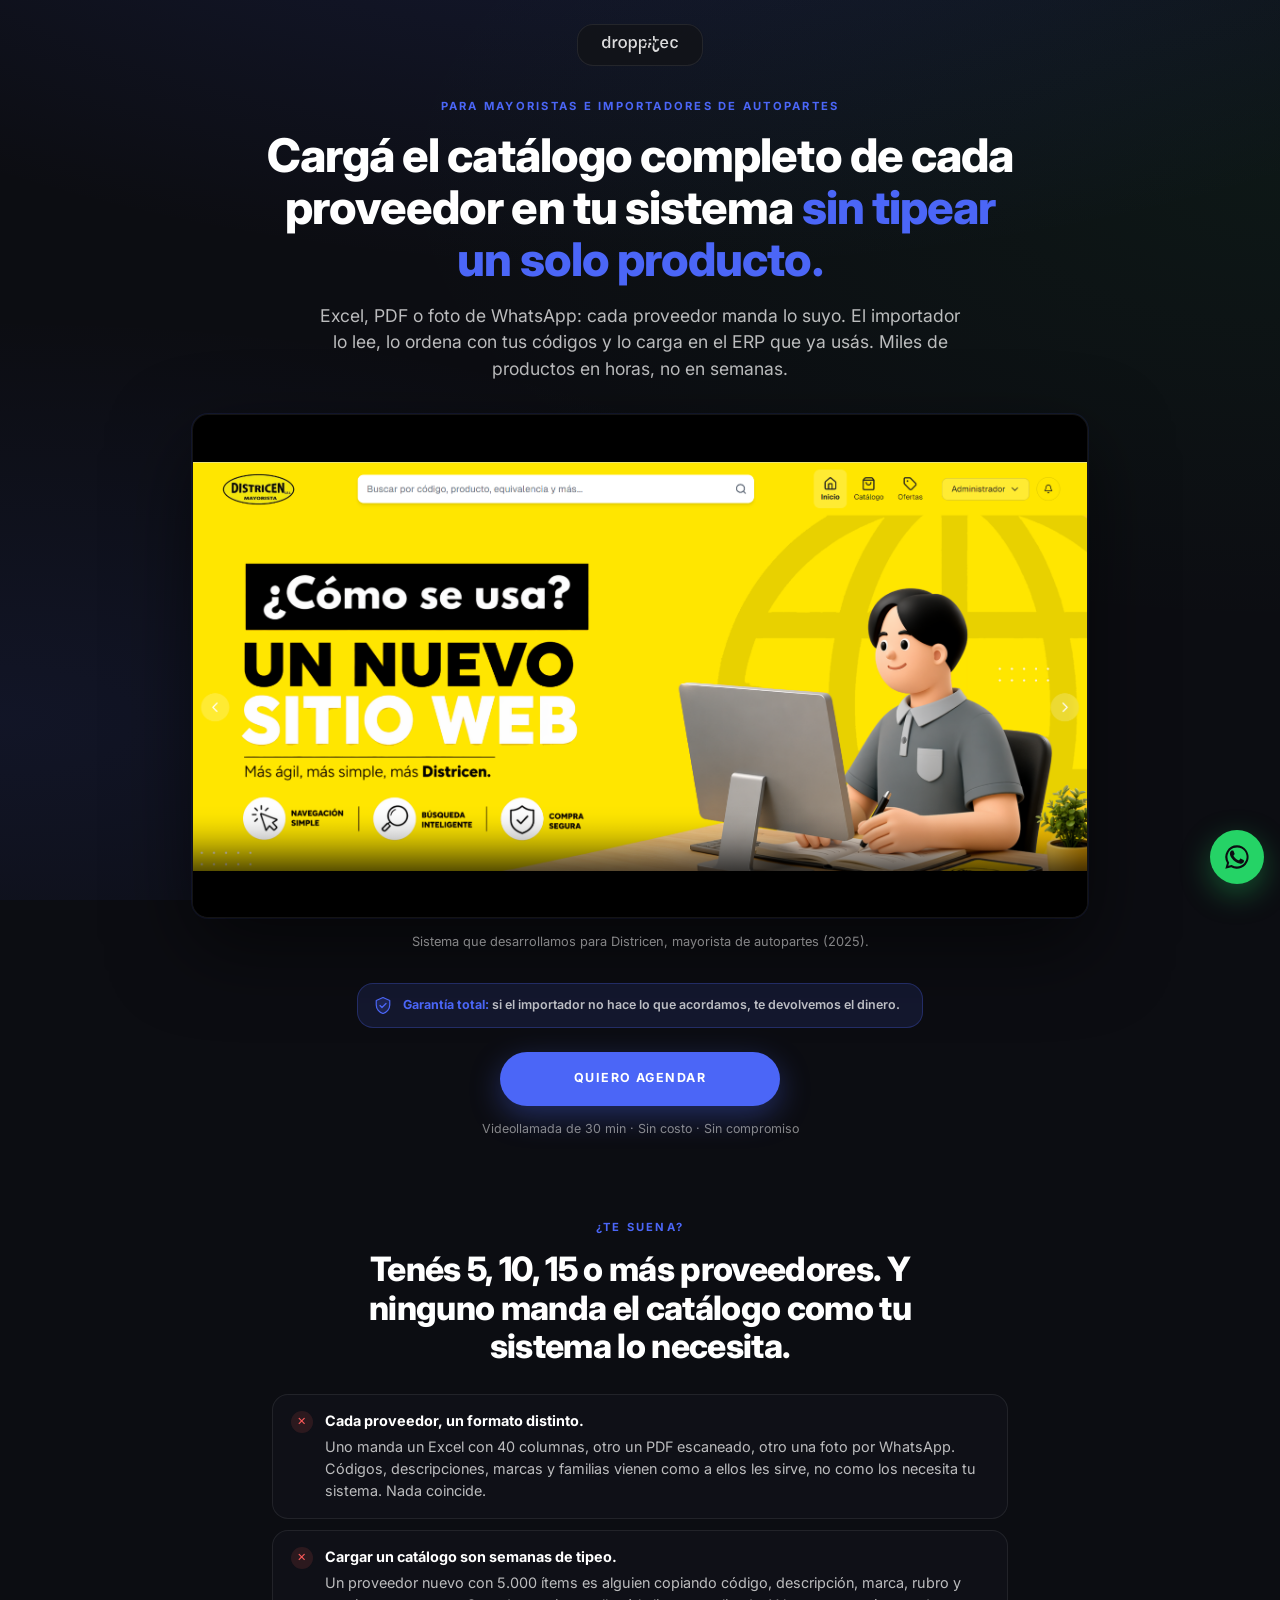
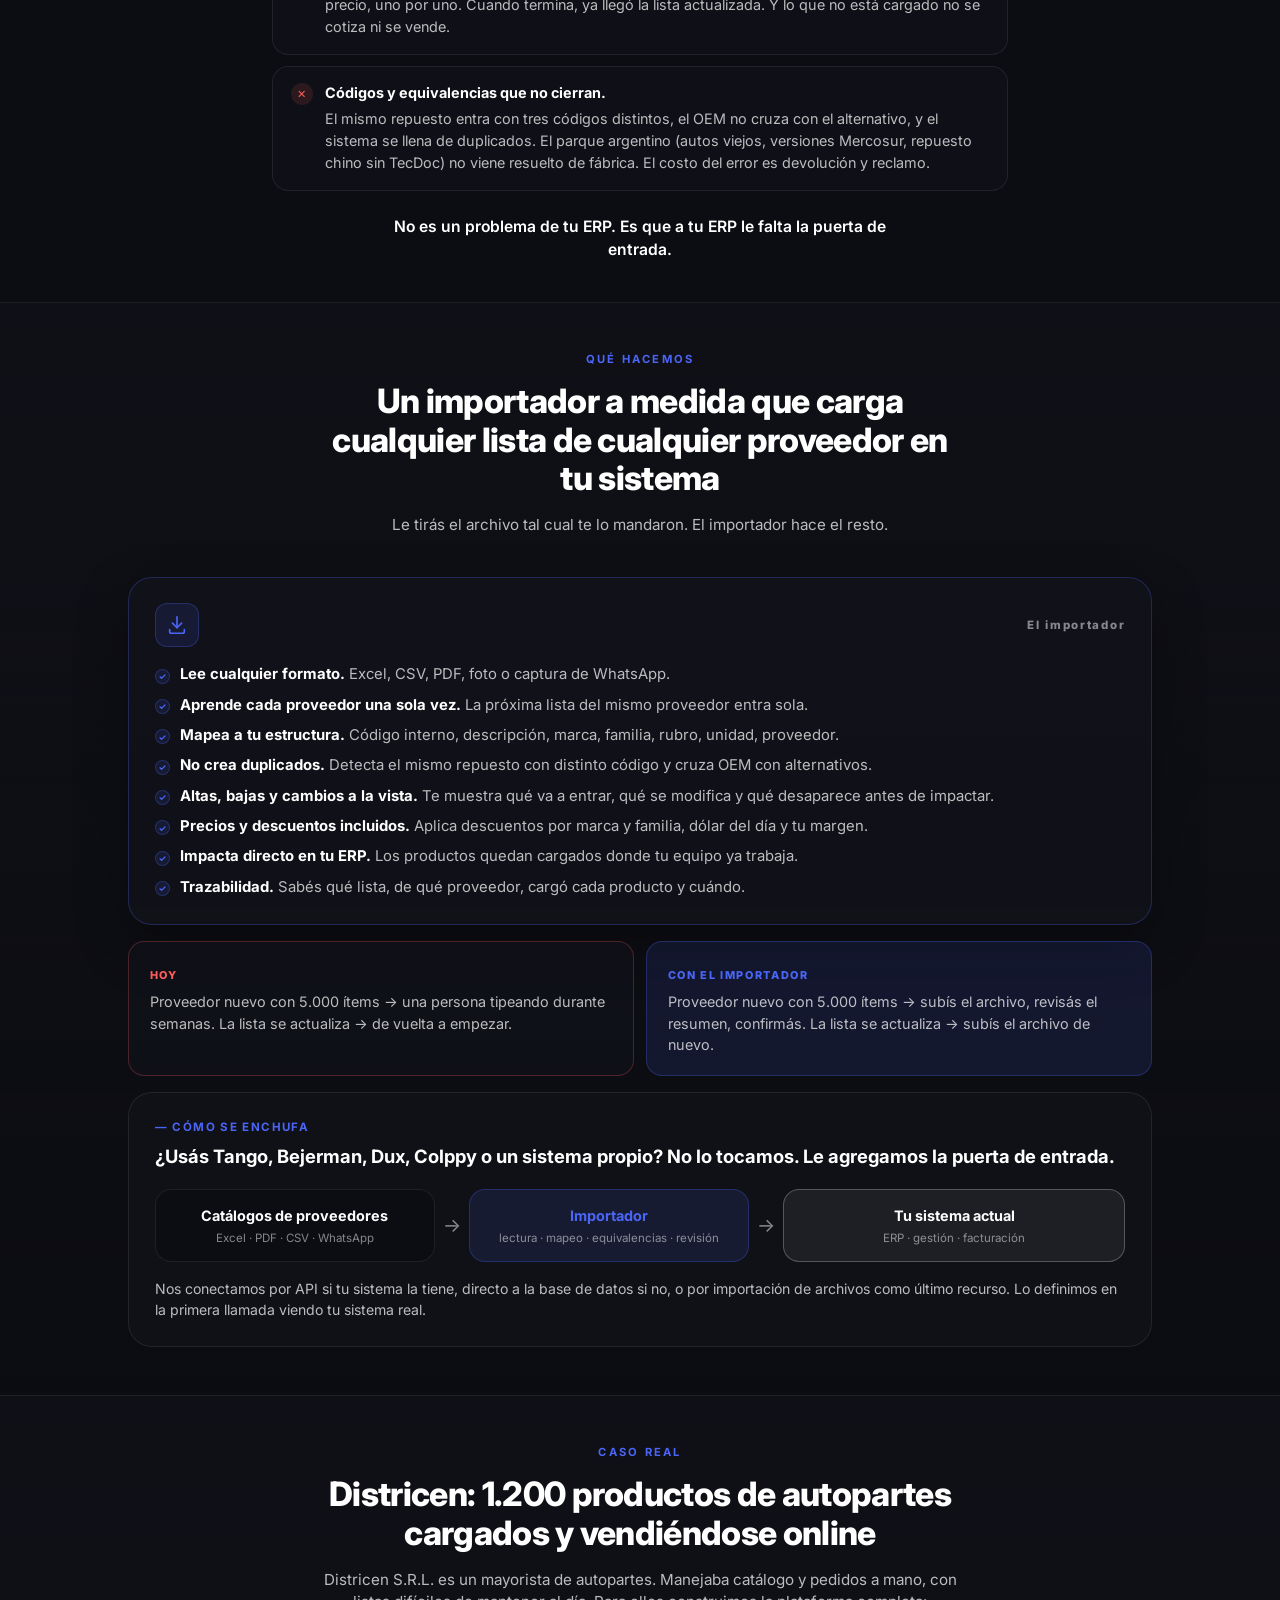
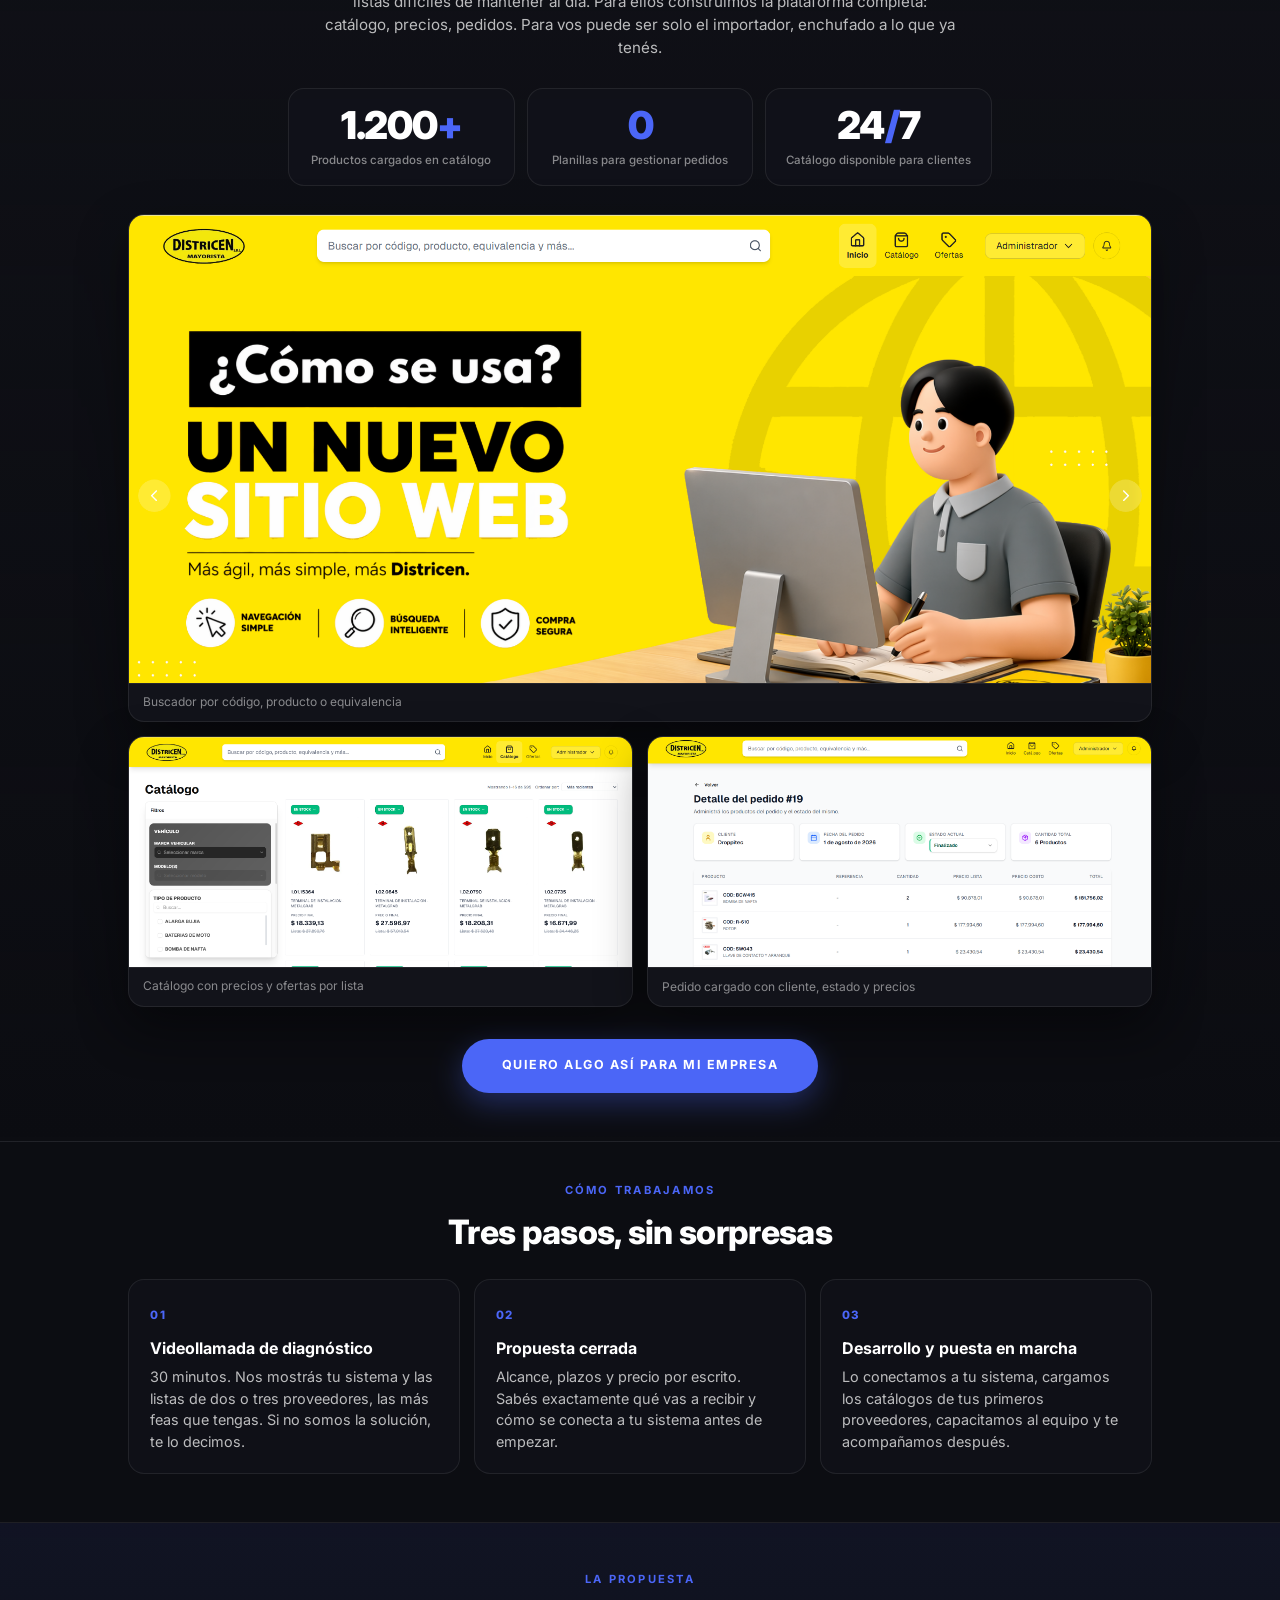
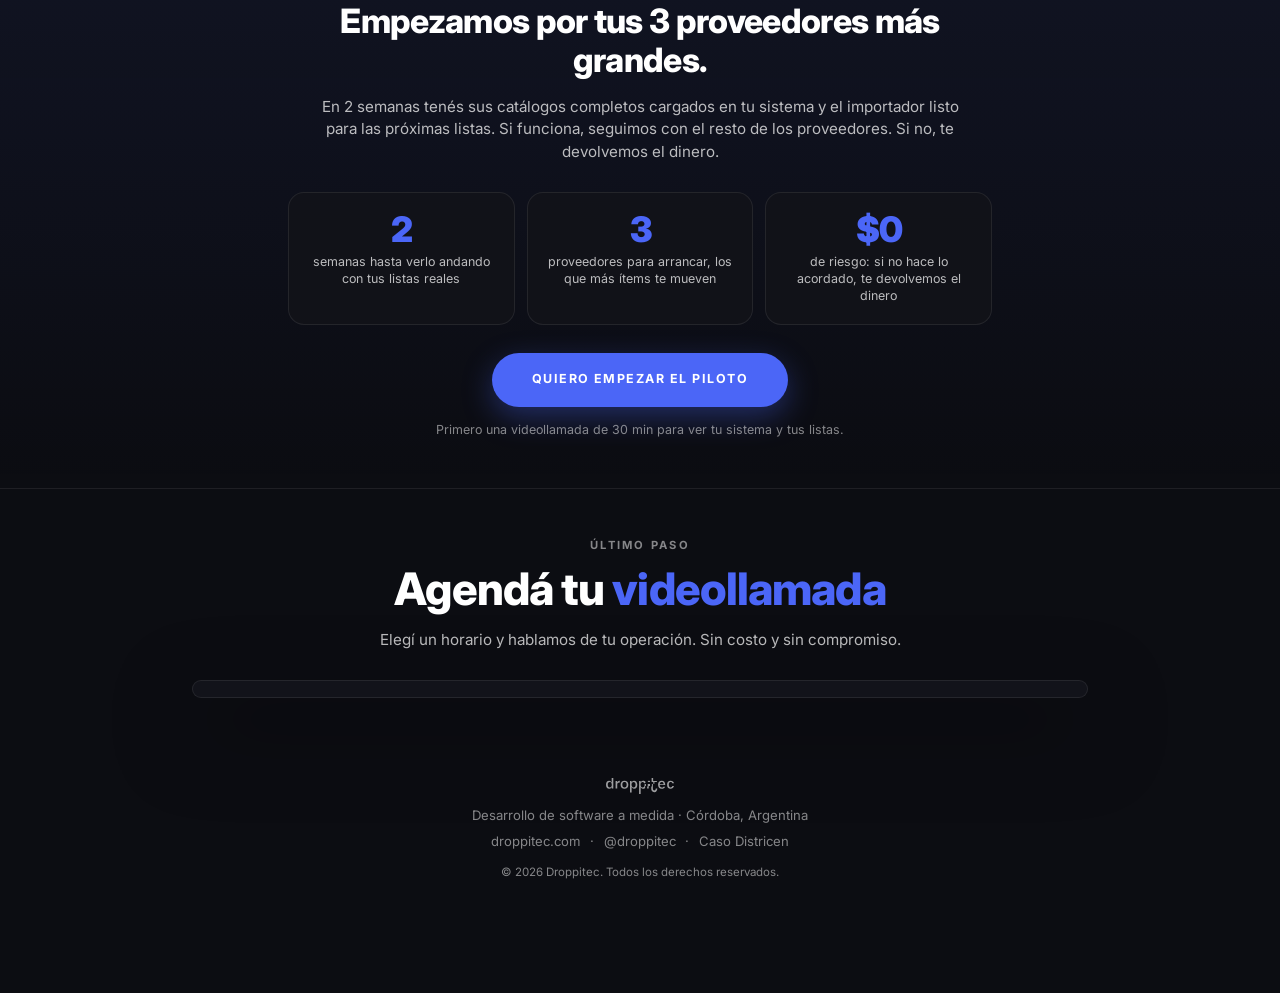
<file: index.html>
<!DOCTYPE html>
<html lang="es">
<head>
  <meta charset="UTF-8">
  <meta name="viewport" content="width=device-width, initial-scale=1.0">
  <title>Importador de catálogos de proveedores | Droppitec para mayoristas de autopartes</title>
  <meta name="description" content="Cargá el catálogo completo de cada proveedor en tu sistema sin tipear un solo producto. Excel, PDF o foto: el importador lo lee, lo mapea a tus códigos y lo impacta en tu ERP. Para mayoristas de autopartes.">
  <meta property="og:title" content="Todos los catálogos de tus proveedores, cargados en tu sistema | Droppitec">
  <meta property="og:description" content="Importador masivo para mayoristas de autopartes. Cualquier formato, miles de productos, en el ERP que ya usás. Caso real: Districen.">
  <meta property="og:type" content="website">
  <link rel="icon" href="assets/favicon.svg" type="image/svg+xml">
  <link rel="preconnect" href="https://fonts.googleapis.com">
  <link rel="preconnect" href="https://fonts.gstatic.com" crossorigin>
  <link href="https://fonts.googleapis.com/css2?family=Inter:wght@400;500;600;700;800;900&display=swap" rel="stylesheet">
  <link rel="stylesheet" href="styles.css">
</head>
<body>
  <div class="bg"></div>

  <main class="root">

    <!-- BADGE -->
    <section class="section section-badge">
      <div class="inner">
        <a class="badge" href="https://droppitec.com" target="_blank" rel="noopener">
          <img src="assets/droppitec-logo-blanco.svg" alt="Droppitec" class="badge-logo">
        </a>
      </div>
    </section>

    <!-- HERO -->
    <section class="section section-hero">
      <div class="inner">
        <p class="eyebrow">Para mayoristas e importadores de autopartes</p>
        <h1 class="h1">
          Cargá el catálogo completo de cada proveedor en tu sistema
          <span class="accent">sin tipear un solo producto.</span>
        </h1>
        <p class="lead">
          Excel, PDF o foto de WhatsApp: cada proveedor manda lo suyo. El importador lo lee, lo ordena con tus códigos
          y lo carga en el ERP que ya usás. Miles de productos en horas, no en semanas.
        </p>
      </div>
    </section>

    <!-- VSL -->
    <section class="section section-vsl">
      <div class="inner">
        <div class="vsl-wrap" id="vsl">
          <!--
            Reemplazá el <video> por el embed de tu VSL (YouTube, Vimeo, Vturb, etc.).
            Mientras tanto, se muestra el video de portada del caso Districen.
          -->
          <video class="vsl-video" controls playsinline preload="metadata" poster="assets/districen-home1.png">
            <source src="assets/districen-portada.mp4" type="video/mp4">
            Tu navegador no soporta video HTML5.
          </video>
        </div>
        <p class="vsl-caption">Sistema que desarrollamos para Districen, mayorista de autopartes (2025).</p>
      </div>
    </section>

    <!-- GUARANTEE -->
    <section class="section section-guarantee">
      <div class="inner">
        <div class="guarantee-card">
          <svg class="guarantee-icon" viewBox="0 0 18 18" fill="none" xmlns="http://www.w3.org/2000/svg" aria-hidden="true">
            <path d="M9 1.5L2.25 4.5V9C2.25 12.9 5.25 16.55 9 17.5C12.75 16.55 15.75 12.9 15.75 9V4.5L9 1.5Z" fill="rgba(75,102,247,0.18)" stroke="currentColor" stroke-width="1.2" stroke-linejoin="round"/>
            <path d="M6 9.5L8 11.5L12 7.5" stroke="currentColor" stroke-width="1.3" stroke-linecap="round" stroke-linejoin="round"/>
          </svg>
          <p class="guarantee-title"><strong>Garantía total:</strong> si el importador no hace lo que acordamos, te devolvemos el dinero.</p>
        </div>
      </div>
    </section>

    <!-- CTA -->
    <section class="section section-cta">
      <div class="inner">
        <a class="btn btn-wide" href="#agendar">Quiero agendar</a>
        <p class="cta-note">Videollamada de 30 min · Sin costo · Sin compromiso</p>
      </div>
    </section>

    <!-- PAINS -->
    <section class="section section-pains">
      <div class="inner">
        <p class="eyebrow">¿Te suena?</p>
        <h2 class="h2">Tenés 5, 10, 15 o más proveedores. Y ninguno manda el catálogo como tu sistema lo necesita.</h2>
        <ul class="pain-list">
          <li class="pain pain-rich">
            <span class="pain-x" aria-hidden="true">✕</span>
            <div>
              <strong>Cada proveedor, un formato distinto.</strong>
              Uno manda un Excel con 40 columnas, otro un PDF escaneado, otro una foto por WhatsApp. Códigos, descripciones,
              marcas y familias vienen como a ellos les sirve, no como los necesita tu sistema. Nada coincide.
            </div>
          </li>
          <li class="pain pain-rich">
            <span class="pain-x" aria-hidden="true">✕</span>
            <div>
              <strong>Cargar un catálogo son semanas de tipeo.</strong>
              Un proveedor nuevo con 5.000 ítems es alguien copiando código, descripción, marca, rubro y precio, uno por uno.
              Cuando termina, ya llegó la lista actualizada. Y lo que no está cargado no se cotiza ni se vende.
            </div>
          </li>
          <li class="pain pain-rich">
            <span class="pain-x" aria-hidden="true">✕</span>
            <div>
              <strong>Códigos y equivalencias que no cierran.</strong>
              El mismo repuesto entra con tres códigos distintos, el OEM no cruza con el alternativo, y el sistema se llena
              de duplicados. El parque argentino (autos viejos, versiones Mercosur, repuesto chino sin TecDoc) no viene
              resuelto de fábrica. El costo del error es devolución y reclamo.
            </div>
          </li>
        </ul>
        <p class="pain-close">No es un problema de tu ERP. Es que a tu ERP le falta la puerta de entrada.</p>
      </div>
    </section>

    <!-- SOLUTION -->
    <section class="section section-solutions" id="solucion">
      <div class="inner inner-wide">
        <p class="eyebrow">Qué hacemos</p>
        <h2 class="h2">Un importador a medida que carga cualquier lista de cualquier proveedor en tu sistema</h2>
        <p class="lead lead-sm">Le tirás el archivo tal cual te lo mandaron. El importador hace el resto.</p>

        <div class="solutions solutions-single">
          <article class="solution">
            <div class="solution-head">
              <div class="feature-icon" aria-hidden="true">
                <svg viewBox="0 0 24 24" fill="none" stroke="currentColor" stroke-width="1.8" stroke-linecap="round" stroke-linejoin="round"><path d="M12 3v12"/><path d="m7 10 5 5 5-5"/><path d="M4 17v2a2 2 0 0 0 2 2h12a2 2 0 0 0 2-2v-2"/></svg>
              </div>
              <span class="solution-num">El importador</span>
            </div>
            <ul class="check-list check-list-2col">
              <li><strong>Lee cualquier formato.</strong> Excel, CSV, PDF, foto o captura de WhatsApp.</li>
              <li><strong>Aprende cada proveedor una sola vez.</strong> La próxima lista del mismo proveedor entra sola.</li>
              <li><strong>Mapea a tu estructura.</strong> Código interno, descripción, marca, familia, rubro, unidad, proveedor.</li>
              <li><strong>No crea duplicados.</strong> Detecta el mismo repuesto con distinto código y cruza OEM con alternativos.</li>
              <li><strong>Altas, bajas y cambios a la vista.</strong> Te muestra qué va a entrar, qué se modifica y qué desaparece antes de impactar.</li>
              <li><strong>Precios y descuentos incluidos.</strong> Aplica descuentos por marca y familia, dólar del día y tu margen.</li>
              <li><strong>Impacta directo en tu ERP.</strong> Los productos quedan cargados donde tu equipo ya trabaja.</li>
              <li><strong>Trazabilidad.</strong> Sabés qué lista, de qué proveedor, cargó cada producto y cuándo.</li>
            </ul>
          </article>
        </div>

        <div class="before-after">
          <div class="ba-col ba-before">
            <span class="ba-label">Hoy</span>
            <p class="ba-text">Proveedor nuevo con 5.000 ítems → una persona tipeando durante semanas. La lista se actualiza → de vuelta a empezar.</p>
          </div>
          <div class="ba-col ba-after">
            <span class="ba-label">Con el importador</span>
            <p class="ba-text">Proveedor nuevo con 5.000 ítems → subís el archivo, revisás el resumen, confirmás. La lista se actualiza → subís el archivo de nuevo.</p>
          </div>
        </div>

        <!-- INTEGRATION FLOW -->
        <div class="flow-card">
          <p class="case-kicker">— Cómo se enchufa</p>
          <h3 class="h3">¿Usás Tango, Bejerman, Dux, Colppy o un sistema propio? No lo tocamos. Le agregamos la puerta de entrada.</h3>
          <div class="flow">
            <div class="flow-node">
              <span class="flow-label">Catálogos de proveedores</span>
              <span class="flow-sub">Excel · PDF · CSV · WhatsApp</span>
            </div>
            <span class="flow-arrow" aria-hidden="true">→</span>
            <div class="flow-node flow-node-accent">
              <span class="flow-label">Importador</span>
              <span class="flow-sub">lectura · mapeo · equivalencias · revisión</span>
            </div>
            <span class="flow-arrow" aria-hidden="true">→</span>
            <div class="flow-node flow-node-main">
              <span class="flow-label">Tu sistema actual</span>
              <span class="flow-sub">ERP · gestión · facturación</span>
            </div>
          </div>
          <p class="flow-note">
            Nos conectamos por API si tu sistema la tiene, directo a la base de datos si no, o por importación de archivos
            como último recurso. Lo definimos en la primera llamada viendo tu sistema real.
          </p>
        </div>
      </div>
    </section>

    <!-- CASE STUDY: DISTRICEN -->
    <section class="section section-case" id="districen">
      <div class="inner inner-wide">
        <p class="eyebrow">Caso real</p>
        <h2 class="h2">Districen: 1.200 productos de autopartes cargados y vendiéndose online</h2>
        <p class="lead lead-sm">
          Districen S.R.L. es un mayorista de autopartes. Manejaba catálogo y pedidos a mano, con listas difíciles de
          mantener al día. Para ellos construimos la plataforma completa: catálogo, precios, pedidos. Para vos puede ser
          solo el importador, enchufado a lo que ya tenés.
        </p>

        <div class="metrics">
          <div class="metric">
            <span class="metric-value">1.200<span class="accent">+</span></span>
            <span class="metric-label">Productos cargados en catálogo</span>
          </div>
          <div class="metric">
            <span class="metric-value"><span class="accent">0</span></span>
            <span class="metric-label">Planillas para gestionar pedidos</span>
          </div>
          <div class="metric">
            <span class="metric-value">24<span class="accent">/</span>7</span>
            <span class="metric-label">Catálogo disponible para clientes</span>
          </div>
        </div>

        <div class="shots">
          <figure class="shot shot-main">
            <img src="assets/districen-home1.png" alt="Portal de Districen: inicio con buscador por código, producto y equivalencia" loading="lazy">
            <figcaption>Buscador por código, producto o equivalencia</figcaption>
          </figure>
          <figure class="shot">
            <img src="assets/districen-productos.png" alt="Catálogo de productos de Districen con precios y stock" loading="lazy">
            <figcaption>Catálogo con precios y ofertas por lista</figcaption>
          </figure>
          <figure class="shot">
            <img src="assets/districen-pedidos.png" alt="Detalle de pedido en el sistema de Districen con estado y productos" loading="lazy">
            <figcaption>Pedido cargado con cliente, estado y precios</figcaption>
          </figure>
        </div>

        <a class="btn" href="#agendar">Quiero algo así para mi empresa</a>
      </div>
    </section>

    <!-- PROCESS -->
    <section class="section section-process">
      <div class="inner inner-wide">
        <p class="eyebrow">Cómo trabajamos</p>
        <h2 class="h2">Tres pasos, sin sorpresas</h2>
        <ol class="steps">
          <li class="step">
            <span class="step-num">01</span>
            <h3 class="step-title">Videollamada de diagnóstico</h3>
            <p class="step-text">30 minutos. Nos mostrás tu sistema y las listas de dos o tres proveedores, las más feas que tengas. Si no somos la solución, te lo decimos.</p>
          </li>
          <li class="step">
            <span class="step-num">02</span>
            <h3 class="step-title">Propuesta cerrada</h3>
            <p class="step-text">Alcance, plazos y precio por escrito. Sabés exactamente qué vas a recibir y cómo se conecta a tu sistema antes de empezar.</p>
          </li>
          <li class="step">
            <span class="step-num">03</span>
            <h3 class="step-title">Desarrollo y puesta en marcha</h3>
            <p class="step-text">Lo conectamos a tu sistema, cargamos los catálogos de tus primeros proveedores, capacitamos al equipo y te acompañamos después.</p>
          </li>
        </ol>
      </div>
    </section>

    <!-- OFFER -->
    <section class="section section-offer" id="piloto">
      <div class="inner">
        <p class="eyebrow">La propuesta</p>
        <h2 class="h2">Empezamos por tus 3 proveedores más grandes.</h2>
        <p class="lead lead-sm">
          En 2 semanas tenés sus catálogos completos cargados en tu sistema y el importador listo para las próximas
          listas. Si funciona, seguimos con el resto de los proveedores. Si no, te devolvemos el dinero.
        </p>
        <div class="offer-grid">
          <div class="offer-item">
            <span class="offer-value">2</span>
            <span class="offer-label">semanas hasta verlo andando con tus listas reales</span>
          </div>
          <div class="offer-item">
            <span class="offer-value">3</span>
            <span class="offer-label">proveedores para arrancar, los que más ítems te mueven</span>
          </div>
          <div class="offer-item">
            <span class="offer-value">$0</span>
            <span class="offer-label">de riesgo: si no hace lo acordado, te devolvemos el dinero</span>
          </div>
        </div>
        <a class="btn btn-wide" href="#agendar">Quiero empezar el piloto</a>
        <p class="cta-note">Primero una videollamada de 30 min para ver tu sistema y tus listas.</p>
      </div>
    </section>

    <!-- CALENDAR -->
    <section class="section section-cal" id="agendar">
      <div class="inner">
        <p class="cal-pre">Último paso</p>
        <h2 class="cal-title">Agendá tu <span class="accent">videollamada</span></h2>
        <p class="lead lead-sm">Elegí un horario y hablamos de tu operación. Sin costo y sin compromiso.</p>

        <div class="cal-wrap">
          <div class="cal-inner" id="cal-embed">
            <!-- Acá se monta el calendario de Cal.com. Se configura en CONFIG.calLink (script.js). -->
          </div>
          <div class="cal-fallback" id="cal-fallback">
            <p class="cal-fallback-title">Coordinamos el horario por WhatsApp</p>
            <a class="btn btn-wa" id="wa-link" href="#" target="_blank" rel="noopener">
              <svg viewBox="0 0 24 24" fill="currentColor" aria-hidden="true" class="wa-icon"><path d="M17.5 14.4c-.3-.1-1.8-.9-2-1-.3-.1-.5-.1-.7.1-.2.3-.8 1-1 1.2-.2.2-.3.2-.6.1-.3-.1-1.3-.5-2.4-1.5-.9-.8-1.5-1.8-1.7-2.1-.2-.3 0-.5.1-.6l.4-.5c.1-.2.2-.3.3-.5.1-.2 0-.4 0-.5l-.9-2.2c-.2-.6-.5-.5-.7-.5h-.6c-.2 0-.5.1-.8.4-.3.3-1 1-1 2.5s1.1 2.9 1.2 3.1c.1.2 2.1 3.2 5.1 4.5 2.5 1 3 .8 3.6.8.6-.1 1.8-.7 2-1.4.2-.7.2-1.3.2-1.4-.1-.2-.3-.3-.6-.4zM12 2a10 10 0 0 0-8.6 15.1L2 22l5-1.3A10 10 0 1 0 12 2zm0 18.2a8.2 8.2 0 0 1-4.2-1.2l-.3-.2-3 .8.8-2.9-.2-.3A8.2 8.2 0 1 1 12 20.2z"/></svg>
              Escribinos por WhatsApp
            </a>
            <p class="cal-fallback-sub">Respondemos en el día, de lunes a viernes.</p>
          </div>
        </div>
      </div>
    </section>

    <!-- FOOTER -->
    <footer class="section section-footer">
      <div class="inner">
        <img src="assets/droppitec-logo-blanco.svg" alt="Droppitec" class="footer-logo">
        <p class="footer-text">Desarrollo de software a medida · Córdoba, Argentina</p>
        <p class="footer-links">
          <a href="https://droppitec.com" target="_blank" rel="noopener">droppitec.com</a>
          <span aria-hidden="true">·</span>
          <a href="https://instagram.com/droppitec" target="_blank" rel="noopener">@droppitec</a>
          <span aria-hidden="true">·</span>
          <a href="https://droppitec.com/casos-exito/districen" target="_blank" rel="noopener">Caso Districen</a>
        </p>
        <p class="footer-copy">© <span id="year"></span> Droppitec. Todos los derechos reservados.</p>
      </div>
    </footer>

  </main>

  <!-- Sticky WhatsApp on mobile -->
  <a class="wa-float" href="#" target="_blank" rel="noopener" aria-label="Escribir por WhatsApp">
    <svg viewBox="0 0 24 24" fill="currentColor" aria-hidden="true"><path d="M17.5 14.4c-.3-.1-1.8-.9-2-1-.3-.1-.5-.1-.7.1-.2.3-.8 1-1 1.2-.2.2-.3.2-.6.1-.3-.1-1.3-.5-2.4-1.5-.9-.8-1.5-1.8-1.7-2.1-.2-.3 0-.5.1-.6l.4-.5c.1-.2.2-.3.3-.5.1-.2 0-.4 0-.5l-.9-2.2c-.2-.6-.5-.5-.7-.5h-.6c-.2 0-.5.1-.8.4-.3.3-1 1-1 2.5s1.1 2.9 1.2 3.1c.1.2 2.1 3.2 5.1 4.5 2.5 1 3 .8 3.6.8.6-.1 1.8-.7 2-1.4.2-.7.2-1.3.2-1.4-.1-.2-.3-.3-.6-.4zM12 2a10 10 0 0 0-8.6 15.1L2 22l5-1.3A10 10 0 1 0 12 2zm0 18.2a8.2 8.2 0 0 1-4.2-1.2l-.3-.2-3 .8.8-2.9-.2-.3A8.2 8.2 0 1 1 12 20.2z"/></svg>
  </a>

  <script src="script.js"></script>
</body>
</html>
</file>
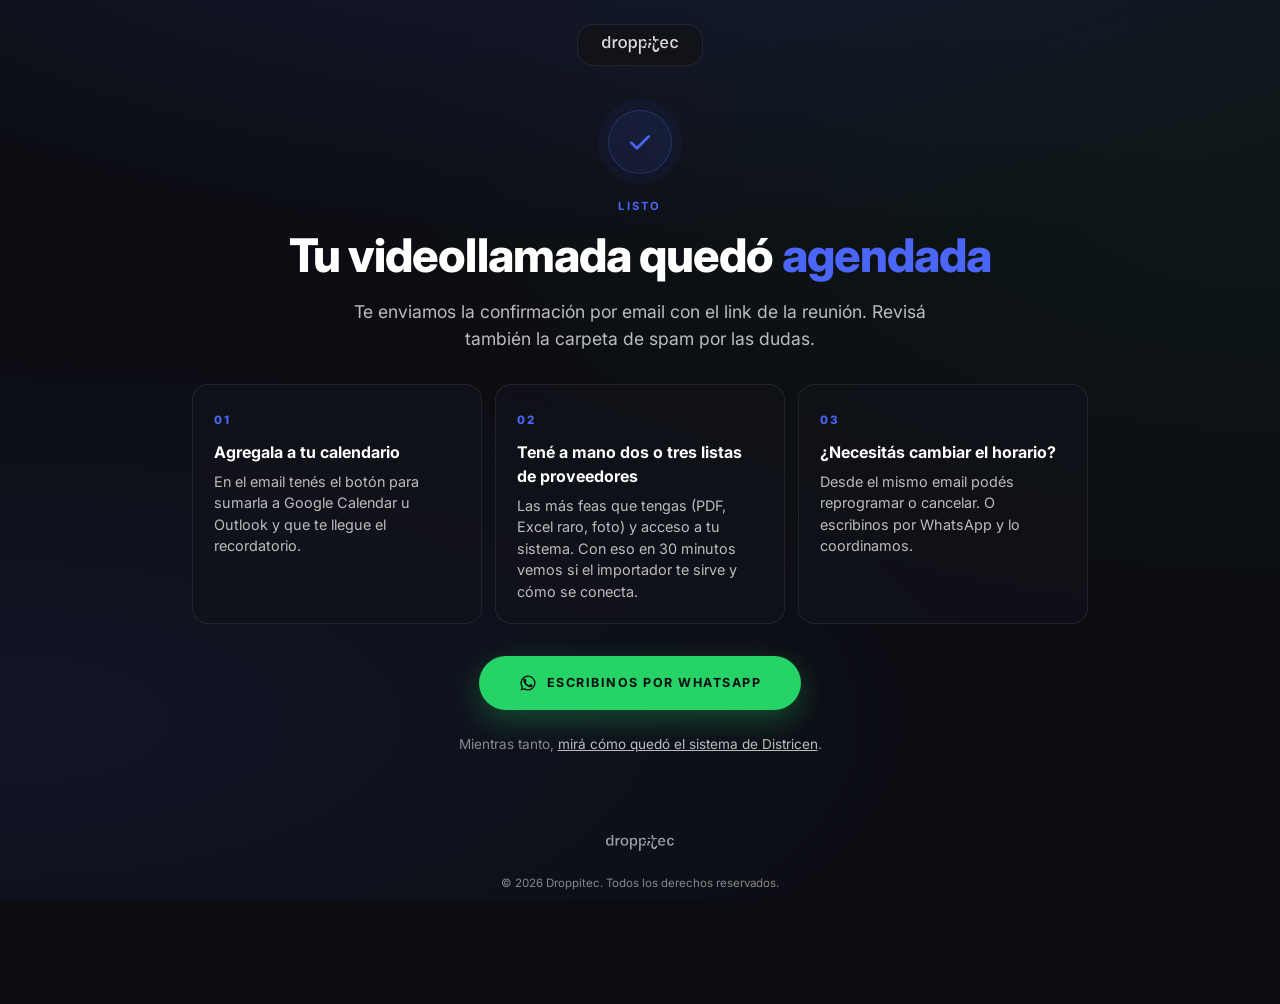
<file: gracias.html>
<!DOCTYPE html>
<html lang="es">
<head>
  <meta charset="UTF-8">
  <meta name="viewport" content="width=device-width, initial-scale=1.0">
  <title>Videollamada agendada | Droppitec</title>
  <meta name="robots" content="noindex, nofollow">
  <link rel="icon" href="assets/favicon.svg" type="image/svg+xml">
  <link rel="preconnect" href="https://fonts.googleapis.com">
  <link rel="preconnect" href="https://fonts.gstatic.com" crossorigin>
  <link href="https://fonts.googleapis.com/css2?family=Inter:wght@400;500;600;700;800;900&display=swap" rel="stylesheet">
  <link rel="stylesheet" href="styles.css">
</head>
<body>
  <div class="bg"></div>

  <main class="root">

    <section class="section section-badge">
      <div class="inner">
        <a class="badge" href="https://droppitec.com" target="_blank" rel="noopener">
          <img src="assets/droppitec-logo-blanco.svg" alt="Droppitec" class="badge-logo">
        </a>
      </div>
    </section>

    <section class="section section-thanks">
      <div class="inner">
        <div class="thanks-check" aria-hidden="true">
          <svg viewBox="0 0 24 24" fill="none" stroke="currentColor" stroke-width="2.2" stroke-linecap="round" stroke-linejoin="round"><path d="M5 12.5l4.5 4.5L19 7.5"/></svg>
        </div>
        <p class="eyebrow">Listo</p>
        <h1 class="h1">Tu videollamada quedó <span class="accent">agendada</span></h1>
        <p class="lead">
          Te enviamos la confirmación por email con el link de la reunión. Revisá también la carpeta de spam
          por las dudas.
        </p>

        <ol class="steps steps-thanks">
          <li class="step">
            <span class="step-num">01</span>
            <h2 class="step-title">Agregala a tu calendario</h2>
            <p class="step-text">En el email tenés el botón para sumarla a Google Calendar u Outlook y que te llegue el recordatorio.</p>
          </li>
          <li class="step">
            <span class="step-num">02</span>
            <h2 class="step-title">Tené a mano dos o tres listas de proveedores</h2>
            <p class="step-text">Las más feas que tengas (PDF, Excel raro, foto) y acceso a tu sistema. Con eso en 30 minutos vemos si el importador te sirve y cómo se conecta.</p>
          </li>
          <li class="step">
            <span class="step-num">03</span>
            <h2 class="step-title">¿Necesitás cambiar el horario?</h2>
            <p class="step-text">Desde el mismo email podés reprogramar o cancelar. O escribinos por WhatsApp y lo coordinamos.</p>
          </li>
        </ol>

        <a class="btn btn-wa js-wa" href="#" target="_blank" rel="noopener">
          <svg viewBox="0 0 24 24" fill="currentColor" aria-hidden="true" class="wa-icon"><path d="M17.5 14.4c-.3-.1-1.8-.9-2-1-.3-.1-.5-.1-.7.1-.2.3-.8 1-1 1.2-.2.2-.3.2-.6.1-.3-.1-1.3-.5-2.4-1.5-.9-.8-1.5-1.8-1.7-2.1-.2-.3 0-.5.1-.6l.4-.5c.1-.2.2-.3.3-.5.1-.2 0-.4 0-.5l-.9-2.2c-.2-.6-.5-.5-.7-.5h-.6c-.2 0-.5.1-.8.4-.3.3-1 1-1 2.5s1.1 2.9 1.2 3.1c.1.2 2.1 3.2 5.1 4.5 2.5 1 3 .8 3.6.8.6-.1 1.8-.7 2-1.4.2-.7.2-1.3.2-1.4-.1-.2-.3-.3-.6-.4zM12 2a10 10 0 0 0-8.6 15.1L2 22l5-1.3A10 10 0 1 0 12 2zm0 18.2a8.2 8.2 0 0 1-4.2-1.2l-.3-.2-3 .8.8-2.9-.2-.3A8.2 8.2 0 1 1 12 20.2z"/></svg>
          Escribinos por WhatsApp
        </a>

        <p class="thanks-back">
          Mientras tanto, <a href="index.html#districen">mirá cómo quedó el sistema de Districen</a>.
        </p>
      </div>
    </section>

    <footer class="section section-footer">
      <div class="inner">
        <img src="assets/droppitec-logo-blanco.svg" alt="Droppitec" class="footer-logo">
        <p class="footer-copy">© <span id="year"></span> Droppitec. Todos los derechos reservados.</p>
      </div>
    </footer>

  </main>

  <script src="script.js"></script>
  <script>
    // Conversión principal del embudo: llegó acá = agendó.
    track('Schedule');
  </script>
</body>
</html>
</file>
<file: styles.css>
/* ─── Tokens ─────────────────────────────────────── */
:root {
  --bg: #0c0d12;
  --bg-elev: #12131a;
  --border: rgba(255, 255, 255, 0.08);
  --text: #ffffff;
  --text-2: rgba(255, 255, 255, 0.72);
  --text-3: rgba(255, 255, 255, 0.5);
  --accent: #4b66f7;
  --accent-hover: #3a52e0;
  --accent-soft: rgba(75, 102, 247, 0.12);
  --accent-border: rgba(75, 102, 247, 0.28);
  --wa: #25d366;
  --wa-hover: #1fb85a;
  --danger: #ff5c5c;
  --radius: 1rem;
  --radius-lg: 1.5rem;
  --font: 'Inter', system-ui, -apple-system, sans-serif;
  --max: 56rem;
  --max-wide: 64rem;
}

/* ─── Base ───────────────────────────────────────── */
*, *::before, *::after { box-sizing: border-box; }

html { scroll-behavior: smooth; }

body {
  margin: 0;
  background: var(--bg);
  color: var(--text);
  font-family: var(--font);
  line-height: 1.5;
  -webkit-font-smoothing: antialiased;
  overflow-x: hidden;
}

h1, h2, h3, p, ul, ol, figure { margin: 0; padding: 0; }
ul, ol { list-style: none; }
img, video { max-width: 100%; display: block; }
a { color: inherit; }

.bg {
  position: fixed;
  inset: 0;
  z-index: 0;
  background-color: var(--bg);
  background-image:
    radial-gradient(ellipse 90% 60% at 50% -30%, rgba(75, 102, 247, 0.18), transparent),
    radial-gradient(ellipse 70% 50% at 100% 20%, rgba(37, 211, 102, 0.05), transparent),
    radial-gradient(ellipse 80% 45% at 0% 80%, rgba(75, 102, 247, 0.09), transparent);
  pointer-events: none;
}

.root {
  position: relative;
  z-index: 1;
  width: 100%;
  padding-bottom: 2rem;
}

/* ─── Layout ─────────────────────────────────────── */
.section {
  display: flex;
  flex-direction: column;
  align-items: center;
  width: 100%;
  padding: 1.25rem 1rem;
}

.inner {
  width: 100%;
  max-width: var(--max);
  display: flex;
  flex-direction: column;
  align-items: center;
  text-align: center;
}

.inner-wide { max-width: var(--max-wide); }

.accent { color: var(--accent); }

/* ─── Type ───────────────────────────────────────── */
.eyebrow {
  font-size: 0.7rem;
  font-weight: 700;
  letter-spacing: 0.2em;
  text-transform: uppercase;
  color: var(--accent);
  margin-bottom: 0.9rem;
}

.h1 {
  font-size: clamp(1.75rem, 5.2vw, 2.9rem);
  font-weight: 800;
  line-height: 1.12;
  letter-spacing: -0.02em;
  max-width: 48rem;
}

.h2 {
  font-size: clamp(1.4rem, 3.6vw, 2.1rem);
  font-weight: 800;
  line-height: 1.15;
  letter-spacing: -0.02em;
  max-width: 40rem;
  margin-bottom: 1rem;
}

.h3 {
  font-size: 1.15rem;
  font-weight: 700;
  line-height: 1.3;
  margin-bottom: 0.6rem;
}

.lead {
  font-size: clamp(0.95rem, 2vw, 1.1rem);
  color: var(--text-2);
  max-width: 40rem;
  margin-top: 1.1rem;
}

.lead-sm {
  font-size: 0.95rem;
  margin-top: 0;
  margin-bottom: 1.75rem;
}


/* ─── Badge ──────────────────────────────────────── */
.section-badge { padding-top: 1.5rem; padding-bottom: 0.25rem; }

.badge {
  display: inline-flex;
  align-items: center;
  border: 1px solid var(--border);
  background: rgba(18, 19, 26, 0.95);
  padding: 0.7rem 1.5rem;
  border-radius: 1rem;
  backdrop-filter: blur(12px);
  text-decoration: none;
}

.badge-logo { height: 18px; width: auto; opacity: 0.85; }

/* ─── Hero ───────────────────────────────────────── */
.section-hero { padding-top: 1.75rem; padding-bottom: 0.5rem; }

/* ─── VSL ────────────────────────────────────────── */
.section-vsl { padding-top: 1.5rem; padding-bottom: 1rem; }

.vsl-wrap {
  width: 100%;
  border-radius: var(--radius);
  overflow: hidden;
  border: 1px solid var(--border);
  background: #000;
  box-shadow: 0 30px 80px rgba(0, 0, 0, 0.55), 0 0 0 1px rgba(75, 102, 247, 0.12);
  aspect-ratio: 16 / 9;
}

.vsl-wrap iframe,
.vsl-video {
  width: 100%;
  height: 100%;
  border: 0;
  object-fit: contain;
}

.vsl-caption {
  font-size: 0.8rem;
  color: var(--text-3);
  margin-top: 0.85rem;
}

/* ─── Guarantee ──────────────────────────────────── */
.section-guarantee { padding-top: 1rem; padding-bottom: 0.75rem; }

.guarantee-card {
  display: inline-flex;
  align-items: center;
  gap: 0.65rem;
  border: 1px solid var(--accent-border);
  border-radius: var(--radius);
  padding: 0.75rem 1.4rem 0.75rem 1rem;
  background: var(--accent-soft);
  max-width: calc(100% - 1rem);
  color: var(--accent);
}

.guarantee-icon { flex-shrink: 0; width: 18px; height: 18px; }

.guarantee-title {
  font-size: 0.78rem;
  font-weight: 600;
  color: var(--text-2);
  line-height: 1.5;
  text-align: left;
}

.guarantee-title strong { color: var(--accent); font-weight: 700; }

/* ─── Buttons ────────────────────────────────────── */
.btn {
  display: inline-flex;
  align-items: center;
  justify-content: center;
  gap: 0.6rem;
  min-height: 54px;
  padding: 0 2.5rem;
  background: var(--accent);
  color: #fff;
  font-weight: 700;
  text-transform: uppercase;
  letter-spacing: 0.12em;
  text-decoration: none;
  border-radius: 9999px;
  cursor: pointer;
  font-size: 0.78rem;
  transition: background 0.2s, transform 0.2s, box-shadow 0.2s;
  box-shadow: 0 10px 30px rgba(75, 102, 247, 0.35);
}

.btn:hover { background: var(--accent-hover); transform: translateY(-1px); }
.btn:active { transform: translateY(0); }

.btn-wide { min-width: 280px; }

.btn-wa { background: var(--wa); color: #0c0d12; box-shadow: 0 10px 30px rgba(37, 211, 102, 0.3); }
.btn-wa:hover { background: var(--wa-hover); }
.wa-icon { width: 18px; height: 18px; }

.section-cta { padding-top: 0.75rem; padding-bottom: 2.5rem; }

.cta-note { font-size: 0.78rem; color: var(--text-3); margin-top: 0.9rem; }

/* ─── Pains ──────────────────────────────────────── */
.section-pains { padding-top: 2.5rem; padding-bottom: 2.5rem; }

.pain-list {
  width: 100%;
  max-width: 46rem;
  display: flex;
  flex-direction: column;
  gap: 0.7rem;
  margin-top: 0.75rem;
  text-align: left;
}

.pain {
  display: flex;
  gap: 0.8rem;
  align-items: flex-start;
  padding: 0.95rem 1.1rem;
  border: 1px solid var(--border);
  border-radius: var(--radius);
  background: rgba(18, 19, 26, 0.7);
  font-size: 0.93rem;
  color: var(--text-2);
}

.pain-x {
  flex-shrink: 0;
  width: 22px;
  height: 22px;
  border-radius: 50%;
  display: inline-flex;
  align-items: center;
  justify-content: center;
  font-size: 0.7rem;
  font-weight: 800;
  color: var(--danger);
  background: rgba(255, 92, 92, 0.12);
  margin-top: 1px;
}

.pain-close {
  margin-top: 1.5rem;
  font-size: 0.98rem;
  font-weight: 600;
  max-width: 34rem;
}

.pain-rich { font-size: 0.9rem; line-height: 1.55; }
.pain-rich strong { display: block; color: var(--text); font-weight: 700; margin-bottom: 0.2rem; }

/* ─── Solutions ──────────────────────────────────── */
.section-solutions {
  padding-top: 3rem;
  padding-bottom: 3rem;
  border-top: 1px solid var(--border);
  background: linear-gradient(180deg, rgba(18, 19, 26, 0.6), rgba(12, 13, 18, 0));
}

.solutions {
  display: grid;
  grid-template-columns: 1fr;
  gap: 1rem;
  width: 100%;
  text-align: left;
  margin-top: 0.75rem;
}

@media (min-width: 760px) { .solutions { grid-template-columns: 1fr 1fr; } }

.solution {
  padding: 1.6rem;
  border: 1px solid var(--accent-border);
  border-radius: var(--radius-lg);
  background: rgba(18, 19, 26, 0.9);
  box-shadow: 0 20px 50px rgba(0, 0, 0, 0.35);
}

.solution-head {
  display: flex;
  align-items: center;
  justify-content: space-between;
  margin-bottom: 1rem;
}

.solution-num {
  font-size: 0.72rem;
  font-weight: 800;
  letter-spacing: 0.15em;
  color: var(--text-3);
}

.feature-icon {
  width: 44px;
  height: 44px;
  border-radius: 12px;
  display: inline-flex;
  align-items: center;
  justify-content: center;
  background: var(--accent-soft);
  border: 1px solid var(--accent-border);
  color: var(--accent);
}

.feature-icon svg { width: 22px; height: 22px; }

.solution-title {
  font-size: 1.25rem;
  font-weight: 800;
  line-height: 1.25;
  letter-spacing: -0.01em;
  margin-bottom: 0.6rem;
}

.solution-text { font-size: 0.93rem; color: var(--text-2); margin-bottom: 0.9rem; }

.solutions-single { grid-template-columns: 1fr; }

.check-list-2col { display: grid; grid-template-columns: 1fr; gap: 0.7rem 1.5rem; }
@media (min-width: 720px) { .check-list-2col { grid-template-columns: 1fr 1fr; } }
.check-list-2col li strong { color: var(--text); font-weight: 700; }

/* ─── Before / after ─────────────────────────────── */
.before-after {
  display: grid;
  grid-template-columns: 1fr;
  gap: 0.75rem;
  width: 100%;
  margin-top: 1rem;
  text-align: left;
}

@media (min-width: 720px) { .before-after { grid-template-columns: 1fr 1fr; } }

.ba-col {
  padding: 1.2rem 1.3rem;
  border-radius: var(--radius);
  border: 1px solid var(--border);
  background: rgba(18, 19, 26, 0.7);
}

.ba-before { border-color: rgba(255, 92, 92, 0.25); }
.ba-after { border-color: var(--accent-border); background: var(--accent-soft); }

.ba-label {
  display: inline-block;
  font-size: 0.68rem;
  font-weight: 800;
  letter-spacing: 0.15em;
  text-transform: uppercase;
  margin-bottom: 0.5rem;
}

.ba-before .ba-label { color: var(--danger); }
.ba-after .ba-label { color: var(--accent); }
.ba-text { font-size: 0.9rem; color: var(--text-2); }

/* ─── Integration flow ───────────────────────────── */
.flow-card {
  width: 100%;
  margin-top: 1rem;
  padding: 1.6rem;
  border: 1px solid var(--border);
  border-radius: var(--radius-lg);
  background: rgba(18, 19, 26, 0.8);
  text-align: left;
}

.flow {
  display: flex;
  flex-direction: column;
  align-items: stretch;
  gap: 0.5rem;
  margin: 1.25rem 0 1rem;
}

@media (min-width: 900px) {
  .flow { flex-direction: row; align-items: center; }
}

.flow-node {
  flex: 1;
  display: flex;
  flex-direction: column;
  gap: 0.2rem;
  padding: 0.9rem 1rem;
  border: 1px solid var(--border);
  border-radius: var(--radius);
  background: var(--bg);
  text-align: center;
}

.flow-node-accent { border-color: var(--accent-border); background: var(--accent-soft); }

.flow-node-main {
  flex: 1.25;
  border-color: rgba(255, 255, 255, 0.25);
  background: rgba(255, 255, 255, 0.06);
}

.flow-label { font-size: 0.9rem; font-weight: 700; }
.flow-node-accent .flow-label { color: var(--accent); }
.flow-sub { font-size: 0.72rem; color: var(--text-3); }

.flow-arrow {
  flex-shrink: 0;
  align-self: center;
  color: var(--text-3);
  font-size: 1.2rem;
  transform: rotate(90deg);
}

@media (min-width: 900px) { .flow-arrow { transform: none; } }

.flow-note { font-size: 0.88rem; color: var(--text-2); }

/* ─── Case study ─────────────────────────────────── */
.section-case {
  padding-top: 3rem;
  padding-bottom: 3rem;
  border-top: 1px solid var(--border);
  border-bottom: 1px solid var(--border);
  background: linear-gradient(180deg, rgba(18, 19, 26, 0.6), rgba(12, 13, 18, 0));
}

.metrics {
  display: grid;
  grid-template-columns: repeat(3, 1fr);
  gap: 0.75rem;
  width: 100%;
  max-width: 44rem;
  margin-bottom: 1.75rem;
}

.metric {
  display: flex;
  flex-direction: column;
  align-items: center;
  padding: 1.1rem 0.5rem;
  border: 1px solid var(--border);
  border-radius: var(--radius);
  background: rgba(18, 19, 26, 0.9);
}

.metric-value {
  font-size: clamp(1.6rem, 5vw, 2.4rem);
  font-weight: 900;
  letter-spacing: -0.03em;
  line-height: 1;
}

.metric-label {
  margin-top: 0.5rem;
  font-size: 0.72rem;
  color: var(--text-3);
  font-weight: 500;
  line-height: 1.3;
}

.shots {
  display: grid;
  grid-template-columns: 1fr;
  gap: 0.85rem;
  width: 100%;
  margin-bottom: 2rem;
}

@media (min-width: 720px) {
  .shots { grid-template-columns: 1fr 1fr; }
  .shot-main { grid-column: 1 / -1; }
}

.shot {
  border-radius: var(--radius);
  overflow: hidden;
  border: 1px solid var(--border);
  background: var(--bg-elev);
  box-shadow: 0 20px 50px rgba(0, 0, 0, 0.45);
}

.shot img { width: 100%; height: auto; }

.shot figcaption {
  font-size: 0.75rem;
  color: var(--text-3);
  padding: 0.6rem 0.9rem;
  text-align: left;
  border-top: 1px solid var(--border);
}

.case-cols {
  display: grid;
  grid-template-columns: 1fr;
  gap: 1rem;
  width: 100%;
  text-align: left;
  margin-bottom: 2rem;
}

@media (min-width: 720px) { .case-cols { grid-template-columns: 1fr 1fr; } }

.case-col {
  padding: 1.4rem;
  border: 1px solid var(--border);
  border-radius: var(--radius);
  background: rgba(18, 19, 26, 0.8);
}

.case-kicker {
  font-size: 0.72rem;
  font-weight: 700;
  letter-spacing: 0.12em;
  text-transform: uppercase;
  color: var(--accent);
  margin-bottom: 0.6rem;
}

.case-text { font-size: 0.93rem; color: var(--text-2); }

.check-list { display: flex; flex-direction: column; gap: 0.5rem; }

.check-list li {
  position: relative;
  padding-left: 1.6rem;
  font-size: 0.93rem;
  color: var(--text-2);
}

.check-list li::before {
  content: "";
  position: absolute;
  left: 0;
  top: 0.35em;
  width: 0.95rem;
  height: 0.95rem;
  border-radius: 50%;
  background: var(--accent-soft) url("data:image/svg+xml,%3Csvg xmlns='http://www.w3.org/2000/svg' viewBox='0 0 18 18' fill='none'%3E%3Cpath d='M5 9.5l2.5 2.5L13 6.5' stroke='%234b66f7' stroke-width='2' stroke-linecap='round' stroke-linejoin='round'/%3E%3C/svg%3E") center / 80% no-repeat;
  border: 1px solid var(--accent-border);
}

/* ─── Process ────────────────────────────────────── */
.section-process { padding-top: 2.5rem; padding-bottom: 3rem; }

.steps {
  display: grid;
  grid-template-columns: 1fr;
  gap: 0.85rem;
  width: 100%;
  text-align: left;
  margin-top: 0.75rem;
  counter-reset: step;
}

@media (min-width: 720px) { .steps { grid-template-columns: repeat(3, 1fr); } }

.step {
  padding: 1.3rem;
  border: 1px solid var(--border);
  border-radius: var(--radius);
  background: rgba(18, 19, 26, 0.7);
}

.step-num {
  display: inline-block;
  font-size: 0.72rem;
  font-weight: 800;
  letter-spacing: 0.15em;
  color: var(--accent);
  margin-bottom: 0.7rem;
}

.step-title { font-size: 1rem; font-weight: 700; margin-bottom: 0.4rem; }
.step-text { font-size: 0.9rem; color: var(--text-2); }

/* ─── Calendar ───────────────────────────────────── */
.section-cal {
  padding-top: 3rem;
  padding-bottom: 3rem;
  border-top: 1px solid var(--border);
}

.cal-pre {
  font-size: 0.7rem;
  font-weight: 700;
  letter-spacing: 0.2em;
  text-transform: uppercase;
  color: var(--text-3);
  margin-bottom: 0.75rem;
}

.cal-title {
  font-size: clamp(1.8rem, 5vw, 2.8rem);
  font-weight: 800;
  line-height: 1.1;
  letter-spacing: -0.02em;
  margin-bottom: 0.9rem;
}

.cal-wrap {
  width: 100%;
  border: 1px solid var(--border);
  border-radius: var(--radius-lg);
  background: var(--bg-elev);
  overflow: hidden;
  box-shadow: 0 30px 80px rgba(0, 0, 0, 0.5);
}

.cal-inner { width: 100%; display: none; }
.cal-inner.is-active { display: block; padding: 0.5rem; }
.cal-inner iframe { width: 100%; min-height: 700px; border: 0; display: block; }

.cal-fallback {
  display: flex;
  flex-direction: column;
  align-items: center;
  gap: 0.9rem;
  padding: 2.5rem 1.25rem;
}

.cal-fallback.is-hidden { display: none; }

.cal-fallback-title { font-size: 1.05rem; font-weight: 700; }
.cal-fallback-sub { font-size: 0.8rem; color: var(--text-3); }

/* ─── Footer ─────────────────────────────────────── */
.section-footer { padding-top: 2rem; padding-bottom: 5rem; gap: 0.5rem; }

.footer-logo { height: 16px; width: auto; opacity: 0.6; margin-bottom: 0.75rem; }
.footer-text { font-size: 0.82rem; color: var(--text-3); }

.footer-links {
  display: flex;
  gap: 0.6rem;
  font-size: 0.82rem;
  color: var(--text-3);
  margin-top: 0.4rem;
  flex-wrap: wrap;
  justify-content: center;
}

.footer-links a { text-decoration: none; }
.footer-links a:hover { color: var(--text); }

.footer-copy { font-size: 0.72rem; color: var(--text-3); margin-top: 0.75rem; }

/* ─── Floating WhatsApp ──────────────────────────── */
.wa-float {
  position: fixed;
  right: 1rem;
  bottom: 1rem;
  z-index: 50;
  width: 54px;
  height: 54px;
  border-radius: 50%;
  background: var(--wa);
  color: #0c0d12;
  display: inline-flex;
  align-items: center;
  justify-content: center;
  box-shadow: 0 10px 30px rgba(37, 211, 102, 0.35);
  transition: transform 0.2s, background 0.2s;
}

.wa-float:hover { background: var(--wa-hover); transform: translateY(-2px); }
.wa-float svg { width: 28px; height: 28px; }

/* ─── Gracias ────────────────────────────────────── */
.section-thanks { padding-top: 2.5rem; padding-bottom: 3rem; }

.thanks-check {
  width: 64px;
  height: 64px;
  border-radius: 50%;
  display: inline-flex;
  align-items: center;
  justify-content: center;
  background: var(--accent-soft);
  border: 1px solid var(--accent-border);
  color: var(--accent);
  margin-bottom: 1.5rem;
  box-shadow: 0 0 0 10px rgba(75, 102, 247, 0.06);
}

.thanks-check svg { width: 30px; height: 30px; }

.steps-thanks { margin-top: 2rem; margin-bottom: 2rem; }

.thanks-back { margin-top: 1.5rem; font-size: 0.85rem; color: var(--text-3); }
.thanks-back a { color: var(--text-2); }
.thanks-back a:hover { color: var(--text); }

/* ─── Offer ──────────────────────────────────────── */
.section-offer {
  padding-top: 3rem;
  padding-bottom: 3rem;
  border-top: 1px solid var(--border);
  background: linear-gradient(180deg, rgba(75, 102, 247, 0.08), rgba(12, 13, 18, 0));
}

.offer-grid {
  display: grid;
  grid-template-columns: 1fr;
  gap: 0.75rem;
  width: 100%;
  max-width: 44rem;
  margin-bottom: 1.75rem;
}

@media (min-width: 640px) { .offer-grid { grid-template-columns: repeat(3, 1fr); } }

.offer-item {
  display: flex;
  flex-direction: column;
  align-items: center;
  gap: 0.4rem;
  padding: 1.2rem 0.9rem;
  border: 1px solid var(--border);
  border-radius: var(--radius);
  background: rgba(18, 19, 26, 0.9);
}

.offer-value {
  font-size: 2.2rem;
  font-weight: 900;
  letter-spacing: -0.03em;
  line-height: 1;
  color: var(--accent);
}

.offer-label { font-size: 0.78rem; color: var(--text-2); line-height: 1.35; }
</file>
